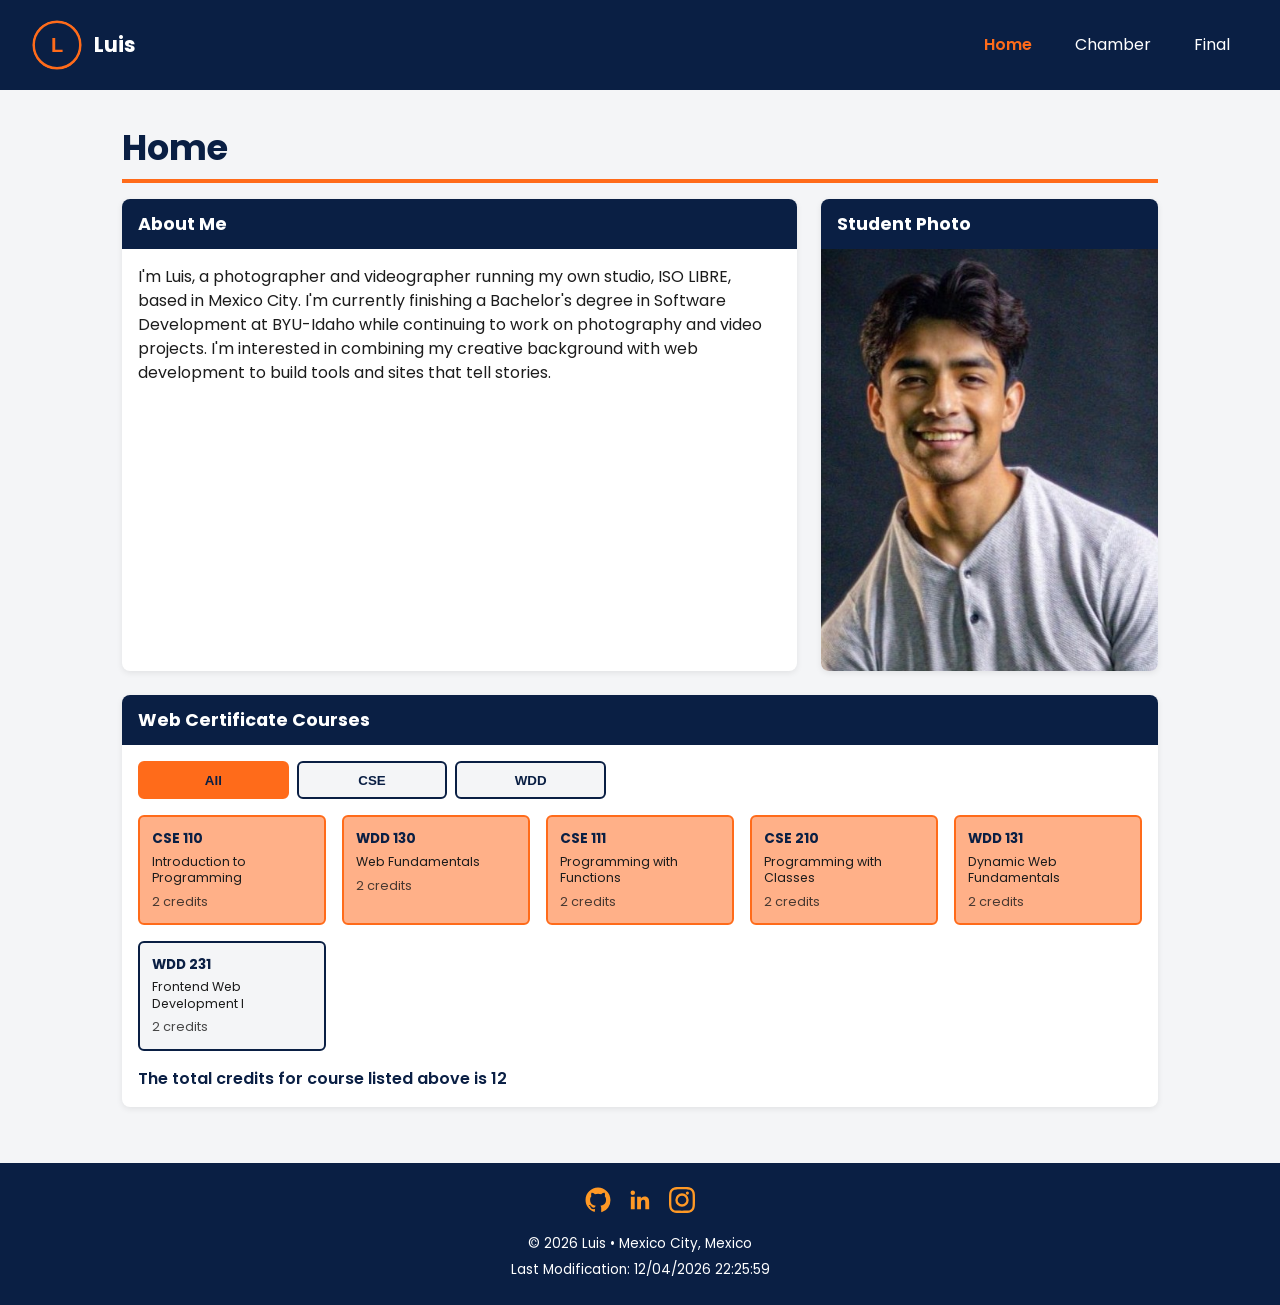
<file: index.html>
<!DOCTYPE html>
<html lang="en">
<head>
  <meta charset="UTF-8">
  <meta name="viewport" content="width=device-width, initial-scale=1.0">
  <title>Luis | WDD 231</title>
  <meta name="description" content="WDD 231 course home page for Luis, a Software Development student at BYU-Idaho.">
  <meta name="author" content="Luis Pardo">

  <!-- Google Fonts -->
  <link rel="preconnect" href="https://fonts.googleapis.com">
  <link rel="preconnect" href="https://fonts.gstatic.com" crossorigin>
  <link href="https://fonts.googleapis.com/css2?family=Poppins:wght@400;600;700&display=swap" rel="stylesheet">

  <!-- CSS: small.css first (mobile-first), larger.css second (media queries) -->
  <link rel="stylesheet" href="styles/small.css">
  <link rel="stylesheet" href="styles/larger.css">

  <!-- JS: all deferred, each file has a single responsibility -->
  <script src="scripts/navigation.js" defer></script>
  <script src="scripts/date.js" defer></script>
  <script src="scripts/course.js" defer></script>
</head>
<body>

  <header>
    <img src="images/logo.svg" alt="Luis logo" class="logo" width="50" height="50">
    <span class="site-name">Luis</span>
    <button id="hamburger" aria-label="Open navigation menu" aria-expanded="false">
      <span class="bar"></span>
      <span class="bar"></span>
      <span class="bar"></span>
    </button>
    <nav id="primary-nav">
      <ul>
        <li><a href="index.html" class="active">Home</a></li>
        <li><a href="chamber/directory.html">Chamber</a></li>
        <li><a href="final/index.html">Final</a></li>
      </ul>
    </nav>
  </header>

  <main>
    <h1>Home</h1>

    <section class="about-me">
      <h2>About Me</h2>
      <p>
        I'm Luis, a photographer and videographer running my own studio, ISO LIBRE,
        based in Mexico City. I'm currently finishing a Bachelor's degree in Software
        Development at BYU-Idaho while continuing to work on photography and video
        projects. I'm interested in combining my creative background with web
        development to build tools and sites that tell stories.
      </p>
    </section>

    <section class="student-photo">
      <h2>Student Photo</h2>
      <img src="images/student-photo.jpeg" alt="Photo of Luis" class="photo">
    </section>

    <section class="courses">
      <h2>Web Certificate Courses</h2>
      <div class="course-buttons">
        <button data-filter="all" class="filter-btn active">All</button>
        <button data-filter="CSE" class="filter-btn">CSE</button>
        <button data-filter="WDD" class="filter-btn">WDD</button>
      </div>
      <div class="course-cards" id="courseCards">
        <!-- Course cards are generated dynamically by course.js -->
      </div>
      <p class="total-credits">The total credits for course listed above is <span id="totalCredits">0</span></p>
    </section>
  </main>

  <footer>
    <div class="social-links">
      <a href="https://github.com/JavPar12" target="_blank" aria-label="GitHub">
        <img src="images/github.svg" alt="GitHub" width="28" height="28">
      </a>
      <a href="https://www.linkedin.com/in/luis-javier-pardo/" target="_blank" aria-label="LinkedIn">
        <img src="images/linkedin.svg" alt="LinkedIn" width="28" height="28">
      </a>
      <a href="https://instagram.com/ursoypardo" target="_blank" aria-label="Instagram">
        <img src="images/instagram.svg" alt="Instagram" width="28" height="28">
      </a>
    </div>
    <p>&copy; <span id="currentYear"></span> Luis &bull; Mexico City, Mexico</p>
    <p id="lastModified"></p>
  </footer>

</body>
</html>
</file>
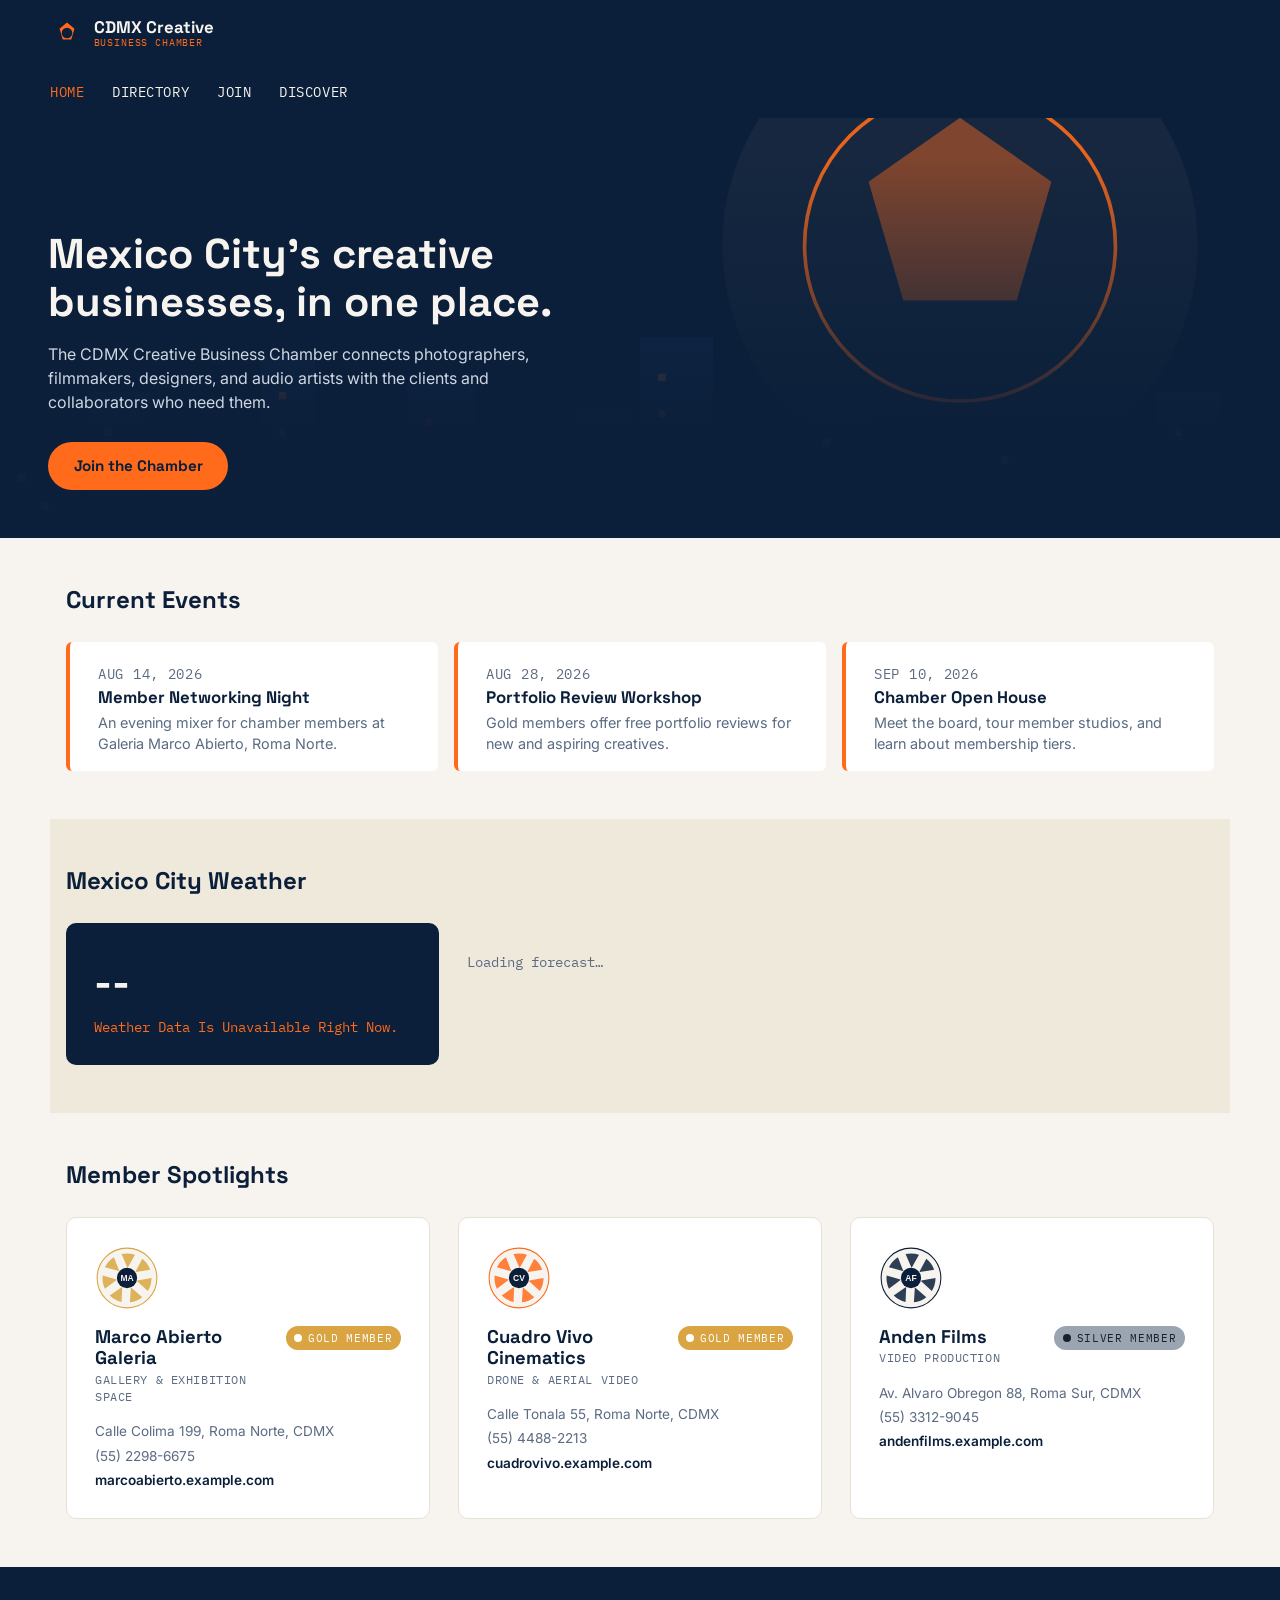
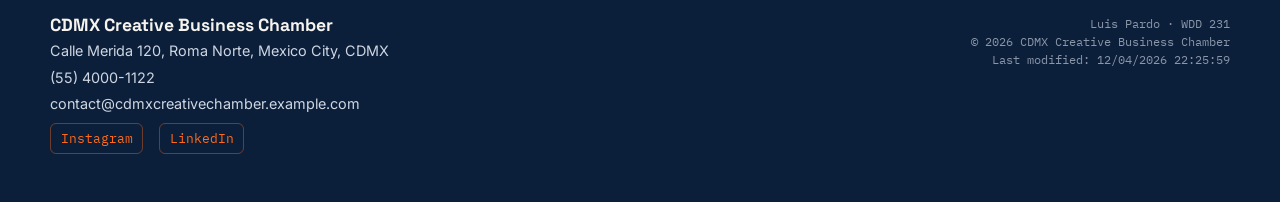
<file: chamber/index.html>
<!DOCTYPE html>
<html lang="en">
<head>
  <meta charset="UTF-8">
  <meta name="viewport" content="width=device-width, initial-scale=1.0">

  <title>Home | CDMX Creative Business Chamber</title>
  <meta name="description" content="Home page of the CDMX Creative Business Chamber: current events, local weather, and spotlighted member businesses in Mexico City.">
  <meta name="author" content="Luis Pardo">

  <!-- Favicon -->
  <link rel="icon" type="image/svg+xml" href="images/favicon.svg">

  <!-- Facebook / Open Graph sharing metadata -->
  <meta property="og:title" content="CDMX Creative Business Chamber">
  <meta property="og:description" content="A community of photographers, filmmakers, designers, and audio artists based in Mexico City.">
  <meta property="og:image" content="https://javpar12.github.io/wdd231/chamber/images/og-banner.png">
  <meta property="og:url" content="https://javpar12.github.io/wdd231/chamber/index.html">
  <meta property="og:type" content="website">

  <!-- Fonts: Space Grotesk (display), Inter (body), IBM Plex Mono (data/labels) -->
  <link rel="preconnect" href="https://fonts.googleapis.com">
  <link rel="preconnect" href="https://fonts.gstatic.com" crossorigin>
  <link href="https://fonts.googleapis.com/css2?family=Space+Grotesk:wght@500;700&family=Inter:wght@400;500;600&family=IBM+Plex+Mono:wght@400;500&display=swap" rel="stylesheet">

  <!-- Stylesheets: normalize first, then mobile-first base, then larger-viewport enhancements -->
  <link rel="stylesheet" href="css/normalize.css">
  <link rel="stylesheet" href="css/small.css">
  <link rel="stylesheet" href="css/larger.css">

  <script src="js/navigation.js" defer></script>
  <script src="js/date.js" defer></script>
  <script src="js/weather.js" defer></script>
  <script src="js/spotlights.js" defer></script>
</head>
<body>

  <header class="site-header">
    <div class="header-bar">
      <a href="index.html" class="brand">
        <img src="images/favicon.svg" alt="" class="brand__mark" width="34" height="34">
        <span class="brand__text">CDMX Creative<span>Business Chamber</span></span>
      </a>
      <button id="nav-toggle" class="nav-toggle" aria-expanded="false" aria-controls="primary-nav">
        Menu
      </button>
    </div>
    <nav id="primary-nav" class="primary-nav" aria-label="Primary">
      <ul>
        <li><a href="index.html" aria-current="page">Home</a></li>
        <li><a href="directory.html">Directory</a></li>
        <li><a href="join.html">Join</a></li>
        <li><a href="discover.html">Discover</a></li>
      </ul>
    </nav>
  </header>

  <main>
    <!-- Hero -->
    <section class="home-hero">
      <img src="images/hero-banner.svg" alt="Illustration of the Mexico City skyline with a camera aperture motif" class="home-hero__image">
      <div class="home-hero__overlay">
        <h1>Mexico City's creative businesses, in one place.</h1>
        <p>The CDMX Creative Business Chamber connects photographers, filmmakers, designers, and audio artists with the clients and collaborators who need them.</p>
        <a href="join.html" class="cta-button">Join the Chamber</a>
      </div>
    </section>

    <!-- Current events -->
    <section class="home-section">
      <h2>Current Events</h2>
      <div class="events-list">
        <article class="event-card">
          <p class="event-card__date">Aug 14, 2026</p>
          <h3>Member Networking Night</h3>
          <p>An evening mixer for chamber members at Galeria Marco Abierto, Roma Norte.</p>
        </article>
        <article class="event-card">
          <p class="event-card__date">Aug 28, 2026</p>
          <h3>Portfolio Review Workshop</h3>
          <p>Gold members offer free portfolio reviews for new and aspiring creatives.</p>
        </article>
        <article class="event-card">
          <p class="event-card__date">Sep 10, 2026</p>
          <h3>Chamber Open House</h3>
          <p>Meet the board, tour member studios, and learn about membership tiers.</p>
        </article>
      </div>
    </section>

    <!-- Weather -->
    <section class="home-section home-section--alt">
      <h2>Mexico City Weather</h2>
      <div class="weather-wrapper">
        <div class="weather-current">
          <p id="current-temp" class="weather-current__temp">--</p>
          <p id="current-desc" class="weather-current__desc">Loading weather…</p>
        </div>
        <div id="forecast-cards" class="weather-forecast">
          <p class="state-message">Loading forecast…</p>
        </div>
      </div>
    </section>

    <!-- Member spotlights -->
    <section class="home-section">
      <h2>Member Spotlights</h2>
      <div id="spotlights-grid" class="spotlights-grid">
        <p class="state-message">Loading spotlights…</p>
      </div>
    </section>
  </main>

  <footer class="site-footer">
    <div class="footer-inner">
      <div class="footer-contact">
        <h2>CDMX Creative Business Chamber</h2>
        <p>Calle Merida 120, Roma Norte, Mexico City, CDMX</p>
        <p>(55) 4000-1122</p>
        <p><a href="mailto:contact@cdmxcreativechamber.example.com">contact@cdmxcreativechamber.example.com</a></p>
        <div class="social-links">
          <a href="https://instagram.com" target="_blank" rel="noopener">Instagram</a>
          <a href="https://linkedin.com" target="_blank" rel="noopener">LinkedIn</a>
        </div>
      </div>
      <div class="footer-meta">
        <p>Luis Pardo &middot; WDD 231</p>
        <p>&copy; <span id="current-year"></span> CDMX Creative Business Chamber</p>
        <p>Last modified: <span id="last-modified"></span></p>
      </div>
    </div>
  </footer>

</body>
</html>
</file>
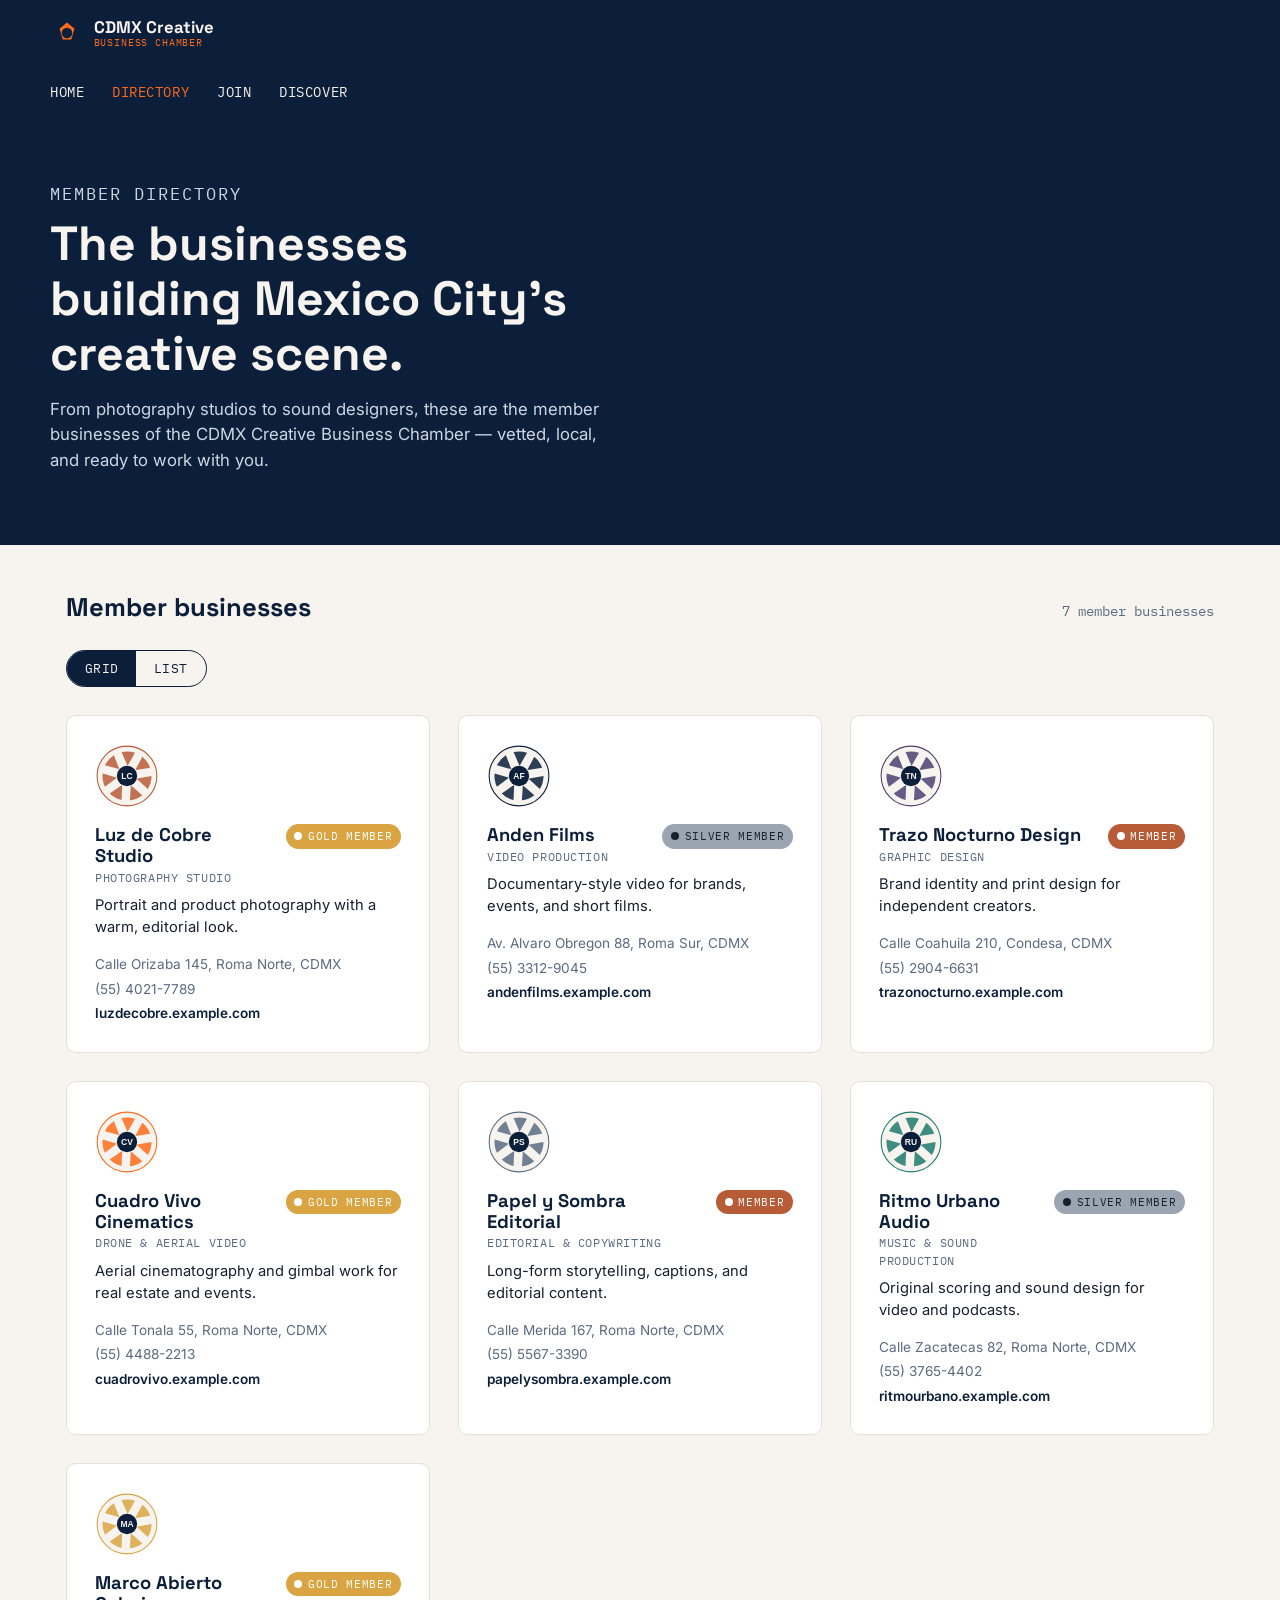
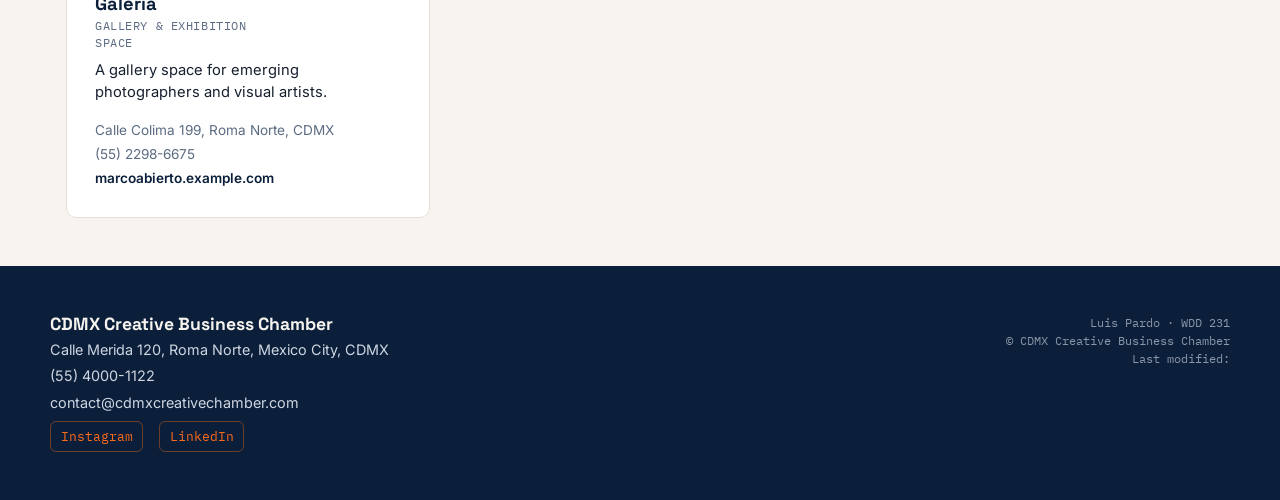
<file: chamber/directory.html>
<!DOCTYPE html>
<html lang="en">
<head>
  <meta charset="UTF-8">
  <meta name="viewport" content="width=device-width, initial-scale=1.0">

  <title>Member Directory | CDMX Creative Business Chamber</title>
  <meta name="description" content="Browse member businesses of the CDMX Creative Business Chamber, a community of photographers, filmmakers, designers, and audio artists based in Mexico City.">
  <meta name="author" content="Luis Pardo">

  <!-- Favicon -->
  <link rel="icon" type="image/svg+xml" href="images/favicon.svg">

  <!-- Facebook / Open Graph sharing metadata -->
  <meta property="og:title" content="Member Directory | CDMX Creative Business Chamber">
  <meta property="og:description" content="A community of photographers, filmmakers, designers, and audio artists based in Mexico City.">
  <meta property="og:image" content="https://javpar12.github.io/wdd231/chamber/images/og-banner.png">
  <meta property="og:url" content="https://javpar12.github.io/wdd231/chamber/directory.html">
  <meta property="og:type" content="website">

  <!-- Fonts: Space Grotesk (display), Inter (body), IBM Plex Mono (data/labels) -->
  <link rel="preconnect" href="https://fonts.googleapis.com">
  <link rel="preconnect" href="https://fonts.gstatic.com" crossorigin>
  <link href="https://fonts.googleapis.com/css2?family=Space+Grotesk:wght@500;700&family=Inter:wght@400;500;600&family=IBM+Plex+Mono:wght@400;500&display=swap" rel="stylesheet">

  <!-- Stylesheets: normalize first, then mobile-first base, then larger-viewport enhancements -->
  <link rel="stylesheet" href="css/normalize.css">
  <link rel="stylesheet" href="css/small.css">
  <link rel="stylesheet" href="css/larger.css">

  <script src="js/directory.js" defer></script>
</head>
<body>

  <header class="site-header">
    <div class="header-bar">
      <a href="index.html" class="brand">
        <img src="images/favicon.svg" alt="" class="brand__mark" width="34" height="34">
        <span class="brand__text">CDMX Creative<span>Business Chamber</span></span>
      </a>
      <button id="nav-toggle" class="nav-toggle" aria-expanded="false" aria-controls="primary-nav">
        Menu
      </button>
    </div>
    <nav id="primary-nav" class="primary-nav" aria-label="Primary">
      <ul>
        <li><a href="index.html">Home</a></li>
        <li><a href="directory.html" aria-current="page">Directory</a></li>
        <li><a href="join.html">Join</a></li>
        <li><a href="discover.html">Discover</a></li>
      </ul>
    </nav>
  </header>

  <main>
    <section class="hero">
      <div class="hero-inner">
        <p class="hero-eyebrow">Member Directory</p>
        <h1>The businesses building Mexico City's creative scene.</h1>
        <p>From photography studios to sound designers, these are the member businesses of the CDMX Creative Business Chamber — vetted, local, and ready to work with you.</p>
      </div>
    </section>

    <section class="directory-section">
      <div class="directory-heading">
        <h2>Member businesses</h2>
        <p id="member-count" class="member-count" aria-live="polite">Loading…</p>
      </div>

      <div class="view-toggle" role="group" aria-label="Directory layout">
        <button id="view-grid" type="button" aria-pressed="true">Grid</button>
        <button id="view-list" type="button" aria-pressed="false">List</button>
      </div>

      <div id="member-list" aria-live="polite">
        <p class="state-message">Loading member directory…</p>
      </div>
    </section>
  </main>

  <footer class="site-footer">
    <div class="footer-inner">
      <div class="footer-contact">
        <h2>CDMX Creative Business Chamber</h2>
        <p>Calle Merida 120, Roma Norte, Mexico City, CDMX</p>
        <p>(55) 4000-1122</p>
        <p><a href="mailto:contact@cdmxcreativechamber.com">contact@cdmxcreativechamber.com</a></p>
        <div class="social-links">
          <a href="https://instagram.com/ursoypardo" target="_blank" rel="noopener">Instagram</a>
          <a href="https://www.linkedin.com/in/luis-javier-pardo/" target="_blank" rel="noopener">LinkedIn</a>
        </div>
      </div>
      <div class="footer-meta">
        <p>Luis Pardo &middot; WDD 231</p>
        <p>&copy; <span id="current-year"></span> CDMX Creative Business Chamber</p>
        <p>Last modified: <span id="last-modified"></span></p>
      </div>
    </div>
  </footer>

</body>
</html>
</file>
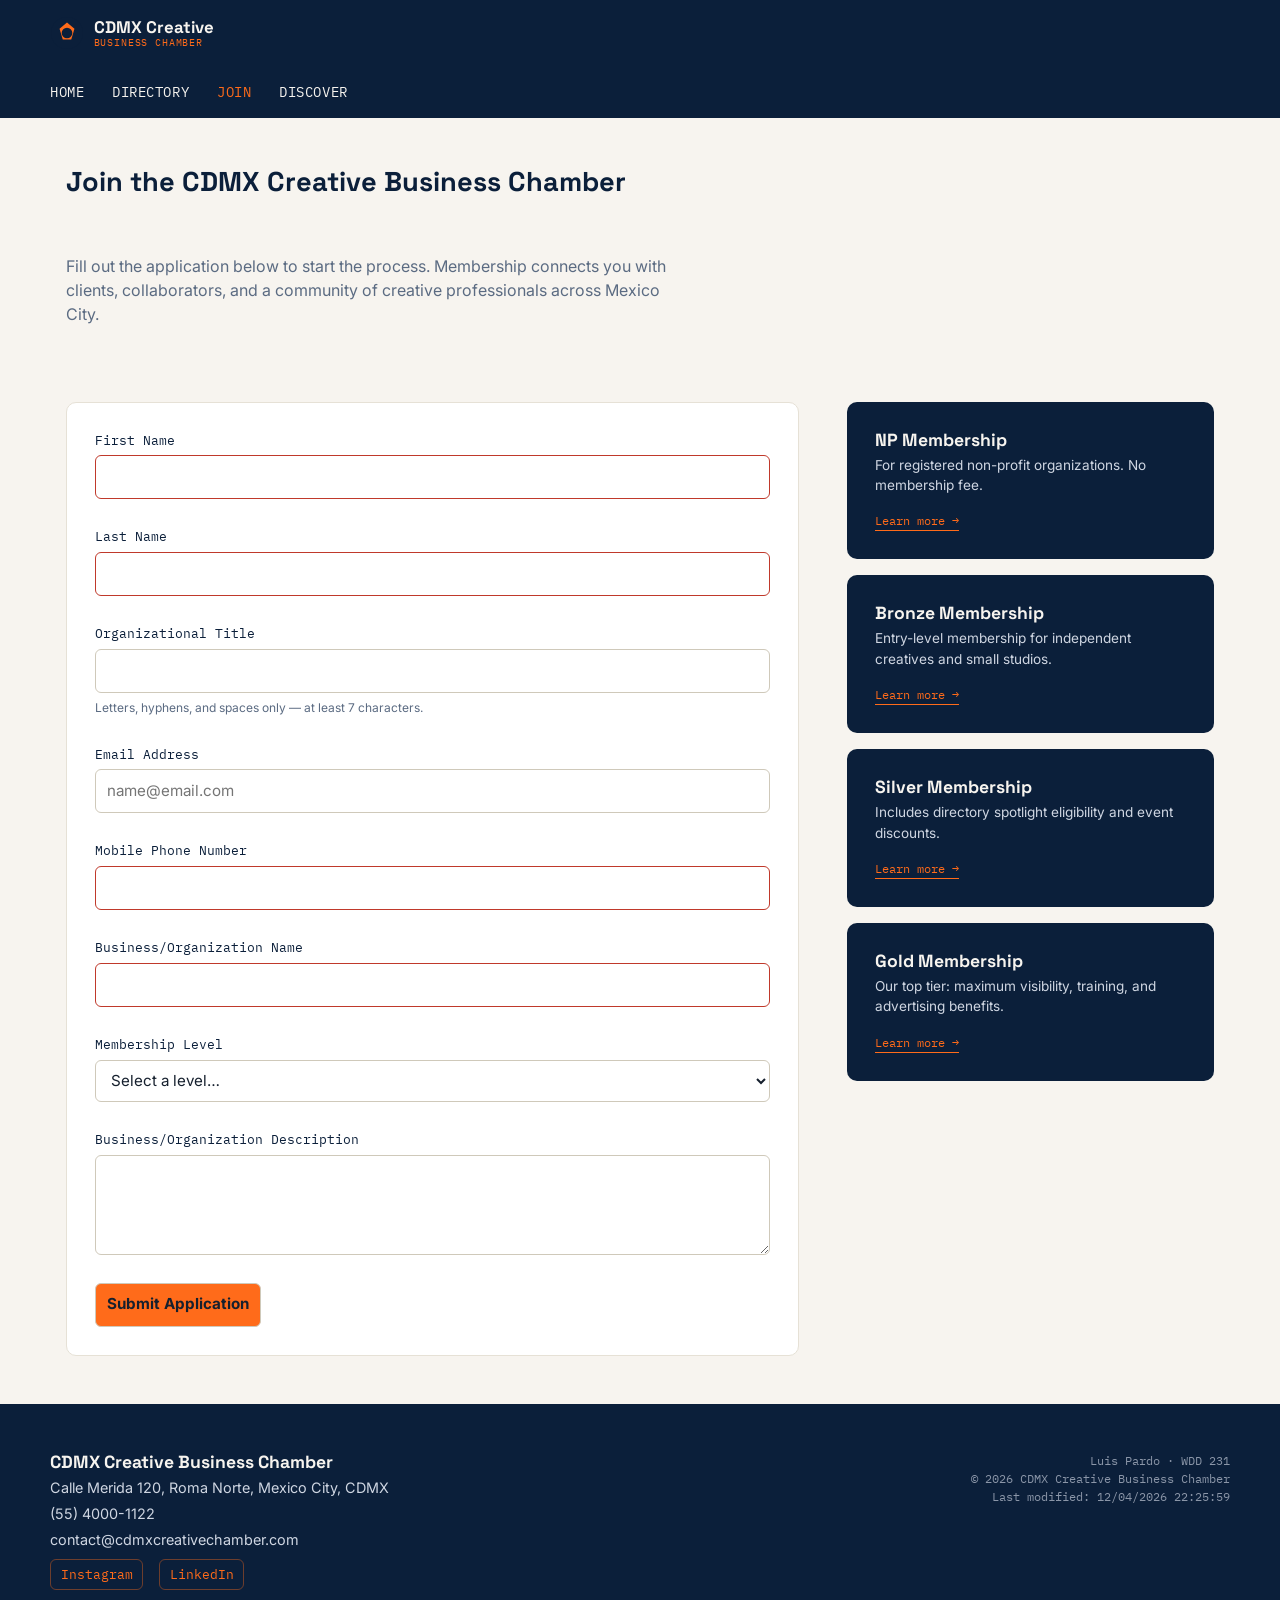
<file: chamber/join.html>
<!DOCTYPE html>
<html lang="en">
<head>
  <meta charset="UTF-8">
  <meta name="viewport" content="width=device-width, initial-scale=1.0">

  <title>Join | CDMX Creative Business Chamber</title>
  <meta name="description" content="Apply to join the CDMX Creative Business Chamber and choose the membership level that fits your creative business.">
  <meta name="author" content="Luis Pardo">

  <!-- Favicon -->
  <link rel="icon" type="image/svg+xml" href="images/favicon.svg">

  <!-- Facebook / Open Graph sharing metadata -->
  <meta property="og:title" content="Join | CDMX Creative Business Chamber">
  <meta property="og:description" content="Apply to join a community of photographers, filmmakers, designers, and audio artists in Mexico City.">
  <meta property="og:image" content="https://javpar12.github.io/wdd231/chamber/images/og-banner.png">
  <meta property="og:url" content="https://javpar12.github.io/wdd231/chamber/join.html">
  <meta property="og:type" content="website">

  <!-- Fonts: Space Grotesk (display), Inter (body), IBM Plex Mono (data/labels) -->
  <link rel="preconnect" href="https://fonts.googleapis.com">
  <link rel="preconnect" href="https://fonts.gstatic.com" crossorigin>
  <link href="https://fonts.googleapis.com/css2?family=Space+Grotesk:wght@500;700&family=Inter:wght@400;500;600&family=IBM+Plex+Mono:wght@400;500&display=swap" rel="stylesheet">

  <!-- Stylesheets: normalize first, then mobile-first base, then larger-viewport enhancements -->
  <link rel="stylesheet" href="css/normalize.css">
  <link rel="stylesheet" href="css/small.css">
  <link rel="stylesheet" href="css/larger.css">

  <script src="js/navigation.js" defer></script>
  <script src="js/date.js" defer></script>
  <script src="js/join.js" defer></script>
</head>
<body>

  <header class="site-header">
    <div class="header-bar">
      <a href="index.html" class="brand">
        <img src="images/favicon.svg" alt="" class="brand__mark" width="34" height="34">
        <span class="brand__text">CDMX Creative<span>Business Chamber</span></span>
      </a>
      <button id="nav-toggle" class="nav-toggle" aria-expanded="false" aria-controls="primary-nav">
        Menu
      </button>
    </div>
    <nav id="primary-nav" class="primary-nav" aria-label="Primary">
      <ul>
        <li><a href="index.html">Home</a></li>
        <li><a href="directory.html">Directory</a></li>
        <li><a href="join.html" aria-current="page">Join</a></li>
        <li><a href="discover.html">Discover</a></li>
      </ul>
    </nav>
  </header>

  <main>
    <div class="join-layout">
      <h1>Join the CDMX Creative Business Chamber</h1>
      <p class="join-intro">Fill out the application below to start the process. Membership connects you with clients, collaborators, and a community of creative professionals across Mexico City.</p>

      <!-- Membership application form -->
      <form class="join-form" method="get" action="thankyou.html">

        <label for="first-name">
          First Name
          <input
            type="text"
            id="first-name"
            name="firstName"
            title="Enter your first name"
            autocomplete="given-name"
            required
          >
        </label>

        <label for="last-name">
          Last Name
          <input
            type="text"
            id="last-name"
            name="lastName"
            title="Enter your last name"
            autocomplete="family-name"
            required
          >
        </label>

        <label for="org-title">
          Organizational Title
          <input
            type="text"
            id="org-title"
            name="orgTitle"
            title="Enter your job title within your organization"
            autocomplete="organization-title"
            pattern="[A-Za-z\-\s]{7,}"
          >
          <span class="field-hint">Letters, hyphens, and spaces only — at least 7 characters.</span>
        </label>

        <label for="email">
          Email Address
          <input
            type="email"
            id="email"
            name="email"
            title="Enter your email address"
            autocomplete="email"
            placeholder="name@email.com"
            required
          >
        </label>

        <label for="mobile-phone">
          Mobile Phone Number
          <input
            type="tel"
            id="mobile-phone"
            name="mobilePhone"
            title="Enter your mobile phone number"
            autocomplete="tel"
            required
          >
        </label>

        <label for="business-name">
          Business/Organization Name
          <input
            type="text"
            id="business-name"
            name="businessName"
            title="Enter your business or organization name"
            autocomplete="organization"
            required
          >
        </label>

        <label for="membership-level">
          Membership Level
          <select id="membership-level" name="membershipLevel" title="Select a membership level" required>
            <option value="">Select a level&hellip;</option>
            <option value="np">NP Membership (non-profit, no fee)</option>
            <option value="bronze">Bronze Membership</option>
            <option value="silver">Silver Membership</option>
            <option value="gold">Gold Membership</option>
          </select>
        </label>

        <label for="business-description">
          Business/Organization Description
          <textarea
            id="business-description"
            name="businessDescription"
            title="Briefly describe your business or organization"
          ></textarea>
        </label>

        <!-- Hidden timestamp: filled in by join.js when the page loads -->
        <input type="hidden" id="timestamp" name="timestamp">

        <input type="submit" value="Submit Application" class="submit-button">
      </form>

      <!-- Membership level cards -->
      <div class="membership-cards">
        <article class="membership-card">
          <h3>NP Membership</h3>
          <p>For registered non-profit organizations. No membership fee.</p>
          <a href="#" class="membership-card__link" data-modal-target="#modal-np">Learn more &rarr;</a>
        </article>

        <article class="membership-card">
          <h3>Bronze Membership</h3>
          <p>Entry-level membership for independent creatives and small studios.</p>
          <a href="#" class="membership-card__link" data-modal-target="#modal-bronze">Learn more &rarr;</a>
        </article>

        <article class="membership-card">
          <h3>Silver Membership</h3>
          <p>Includes directory spotlight eligibility and event discounts.</p>
          <a href="#" class="membership-card__link" data-modal-target="#modal-silver">Learn more &rarr;</a>
        </article>

        <article class="membership-card">
          <h3>Gold Membership</h3>
          <p>Our top tier: maximum visibility, training, and advertising benefits.</p>
          <a href="#" class="membership-card__link" data-modal-target="#modal-gold">Learn more &rarr;</a>
        </article>
      </div>
    </div>
  </main>

  <footer class="site-footer">
    <div class="footer-inner">
      <div class="footer-contact">
        <h2>CDMX Creative Business Chamber</h2>
        <p>Calle Merida 120, Roma Norte, Mexico City, CDMX</p>
        <p>(55) 4000-1122</p>
        <p><a href="mailto:contact@cdmxcreativechamber.com">contact@cdmxcreativechamber.com</a></p>
        <div class="social-links">
          <a href="https://instagram.com" target="_blank" rel="noopener">Instagram</a>
          <a href="https://linkedin.com" target="_blank" rel="noopener">LinkedIn</a>
        </div>
      </div>
      <div class="footer-meta">
        <p>Luis Pardo &middot; WDD 231</p>
        <p>&copy; <span id="current-year"></span> CDMX Creative Business Chamber</p>
        <p>Last modified: <span id="last-modified"></span></p>
      </div>
    </div>
  </footer>

  <!-- Benefit modals: one per membership level -->
  <dialog id="modal-np" class="benefit-modal">
    <h2>NP Membership</h2>
    <p>Free membership for registered non-profit organizations serving the creative community.</p>
    <ul>
      <li>Listing in the member directory</li>
      <li>Invitations to chamber networking events</li>
      <li>Access to the community discussion board</li>
    </ul>
    <button class="modal-close" type="button">Close</button>
  </dialog>

  <dialog id="modal-bronze" class="benefit-modal">
    <h2>Bronze Membership</h2>
    <p>An affordable starting point for independent creatives.</p>
    <ul>
      <li>Everything in NP Membership</li>
      <li>Directory listing with contact info and logo</li>
      <li>Discounted tickets to chamber workshops</li>
    </ul>
    <button class="modal-close" type="button">Close</button>
  </dialog>

  <dialog id="modal-silver" class="benefit-modal">
    <h2>Silver Membership</h2>
    <p>For growing studios ready for more visibility.</p>
    <ul>
      <li>Everything in Bronze Membership</li>
      <li>Eligibility for home page "Member Spotlight" rotation</li>
      <li>One free training workshop per year</li>
      <li>Priority booth placement at chamber events</li>
    </ul>
    <button class="modal-close" type="button">Close</button>
  </dialog>

  <dialog id="modal-gold" class="benefit-modal">
    <h2>Gold Membership</h2>
    <p>Our top tier, for businesses that want maximum exposure.</p>
    <ul>
      <li>Everything in Silver Membership</li>
      <li>Higher priority in the Member Spotlight rotation</li>
      <li>Featured placement in the chamber newsletter</li>
      <li>Unlimited training workshops</li>
      <li>Free booth at the annual Chamber Open House</li>
    </ul>
    <button class="modal-close" type="button">Close</button>
  </dialog>

</body>
</html>
</file>
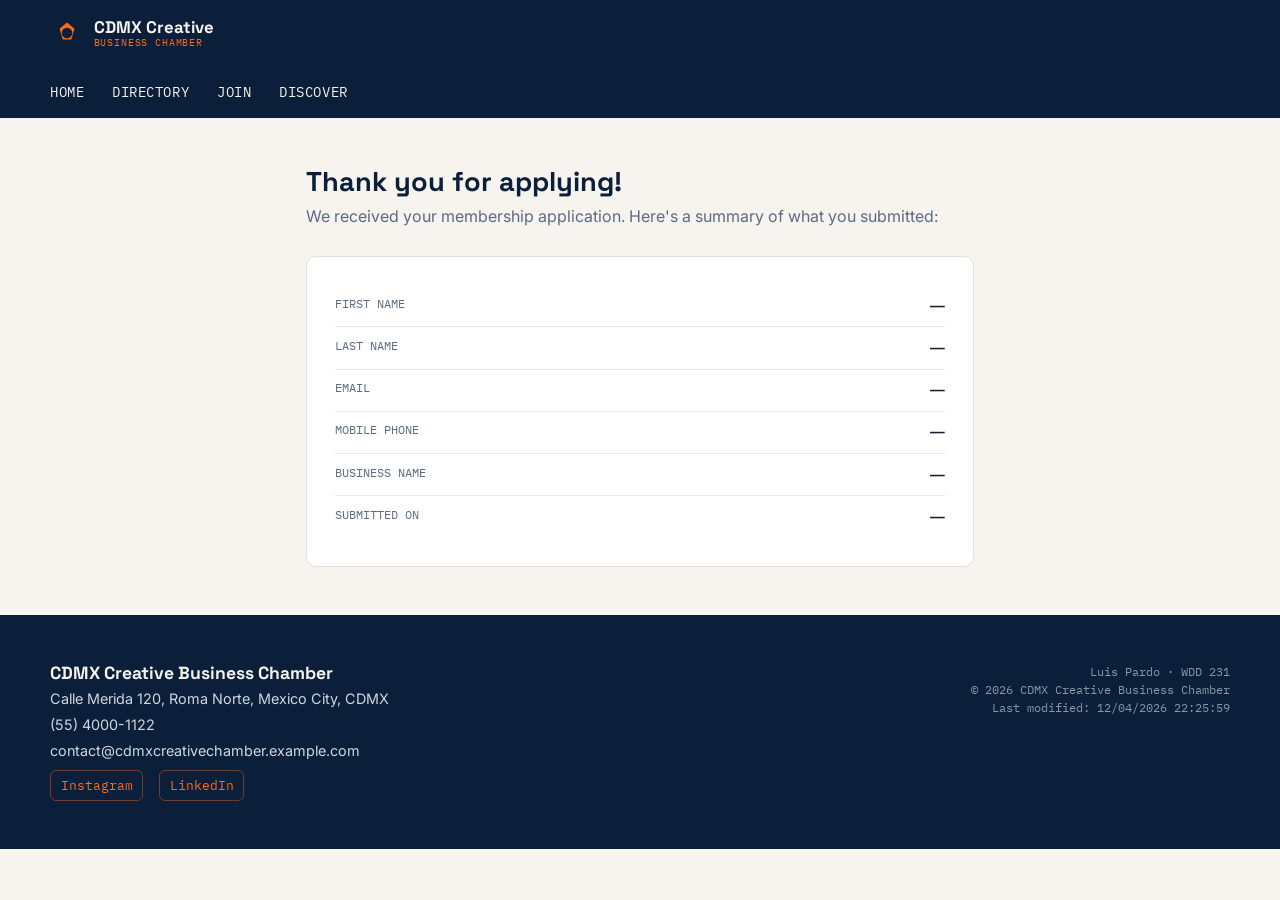
<file: chamber/thankyou.html>
<!DOCTYPE html>
<html lang="en">
<head>
  <meta charset="UTF-8">
  <meta name="viewport" content="width=device-width, initial-scale=1.0">

  <title>Thank You | CDMX Creative Business Chamber</title>
  <meta name="description" content="Confirmation page after submitting a membership application to the CDMX Creative Business Chamber.">
  <meta name="author" content="Luis Pardo">

  <!-- Favicon -->
  <link rel="icon" type="image/svg+xml" href="images/favicon.svg">

  <!-- Facebook / Open Graph sharing metadata -->
  <meta property="og:title" content="Thank You | CDMX Creative Business Chamber">
  <meta property="og:description" content="Confirmation page for chamber membership applications.">
  <meta property="og:image" content="https://javpar12.github.io/wdd231/chamber/images/og-banner.png">
  <meta property="og:url" content="https://javpar12.github.io/wdd231/chamber/thankyou.html">
  <meta property="og:type" content="website">

  <!-- Fonts: Space Grotesk (display), Inter (body), IBM Plex Mono (data/labels) -->
  <link rel="preconnect" href="https://fonts.googleapis.com">
  <link rel="preconnect" href="https://fonts.gstatic.com" crossorigin>
  <link href="https://fonts.googleapis.com/css2?family=Space+Grotesk:wght@500;700&family=Inter:wght@400;500;600&family=IBM+Plex+Mono:wght@400;500&display=swap" rel="stylesheet">

  <!-- Stylesheets: normalize first, then mobile-first base, then larger-viewport enhancements -->
  <link rel="stylesheet" href="css/normalize.css">
  <link rel="stylesheet" href="css/small.css">
  <link rel="stylesheet" href="css/larger.css">

  <script src="js/navigation.js" defer></script>
  <script src="js/date.js" defer></script>
  <script src="js/thankyou.js" defer></script>
</head>
<body>

  <header class="site-header">
    <div class="header-bar">
      <a href="index.html" class="brand">
        <img src="images/favicon.svg" alt="" class="brand__mark" width="34" height="34">
        <span class="brand__text">CDMX Creative<span>Business Chamber</span></span>
      </a>
      <button id="nav-toggle" class="nav-toggle" aria-expanded="false" aria-controls="primary-nav">
        Menu
      </button>
    </div>
    <nav id="primary-nav" class="primary-nav" aria-label="Primary">
      <ul>
        <li><a href="index.html">Home</a></li>
        <li><a href="directory.html">Directory</a></li>
        <li><a href="join.html">Join</a></li>
        <li><a href="discover.html">Discover</a></li>
      </ul>
    </nav>
  </header>

  <main>
    <section class="thankyou-section">
      <h1>Thank you for applying!</h1>
      <p>We received your membership application. Here's a summary of what you submitted:</p>

      <div class="summary-card">
        <div class="summary-row">
          <span class="summary-row__label">First Name</span>
          <span id="summary-first-name" class="summary-row__value"></span>
        </div>
        <div class="summary-row">
          <span class="summary-row__label">Last Name</span>
          <span id="summary-last-name" class="summary-row__value"></span>
        </div>
        <div class="summary-row">
          <span class="summary-row__label">Email</span>
          <span id="summary-email" class="summary-row__value"></span>
        </div>
        <div class="summary-row">
          <span class="summary-row__label">Mobile Phone</span>
          <span id="summary-phone" class="summary-row__value"></span>
        </div>
        <div class="summary-row">
          <span class="summary-row__label">Business Name</span>
          <span id="summary-business" class="summary-row__value"></span>
        </div>
        <div class="summary-row">
          <span class="summary-row__label">Submitted On</span>
          <span id="summary-timestamp" class="summary-row__value"></span>
        </div>
      </div>
    </section>
  </main>

  <footer class="site-footer">
    <div class="footer-inner">
      <div class="footer-contact">
        <h2>CDMX Creative Business Chamber</h2>
        <p>Calle Merida 120, Roma Norte, Mexico City, CDMX</p>
        <p>(55) 4000-1122</p>
        <p><a href="mailto:contact@cdmxcreativechamber.example.com">contact@cdmxcreativechamber.example.com</a></p>
        <div class="social-links">
          <a href="https://instagram.com" target="_blank" rel="noopener">Instagram</a>
          <a href="https://linkedin.com" target="_blank" rel="noopener">LinkedIn</a>
        </div>
      </div>
      <div class="footer-meta">
        <p>Luis Pardo &middot; WDD 231</p>
        <p>&copy; <span id="current-year"></span> CDMX Creative Business Chamber</p>
        <p>Last modified: <span id="last-modified"></span></p>
      </div>
    </div>
  </footer>

</body>
</html>
</file>
<file: styles/small.css>
/* ===== Color and typography variables ===== */
:root {
  --navy: #0a1f44;
  --navy-light: #16305f;
  --orange: #ff6b1a;
  --orange-light: #ffb088;
  --bg: #f4f5f7;
  --text: #1c1c1c;
  --white: #ffffff;
  --font-main: "Poppins", sans-serif;

  /* Chamber directory: membership tier accents */
  --tier-gold: #d9a441;
  --tier-silver: #9aa5b1;
  --tier-member: #b85c38;
}

/* ===== Basic reset ===== */
* {
  box-sizing: border-box;
  margin: 0;
  padding: 0;
}

body {
  font-family: var(--font-main);
  color: var(--text);
  background-color: var(--bg);
  line-height: 1.5;
}

img {
  max-width: 100%;
  display: block;
}

a {
  text-decoration: none;
  color: inherit;
}

/* ===== Header ===== */
header {
  display: flex;
  align-items: center;
  flex-wrap: wrap;
  gap: 0.75rem;
  padding: 1rem;
  background-color: var(--navy);
  position: relative;
}

.logo {
  border-radius: 50%;
}

.site-name {
  color: var(--white);
  font-weight: 700;
  font-size: 1.3rem;
  margin-right: auto;
}

/* Hamburger button: only visible on small screens */
#hamburger {
  background: none;
  border: 2px solid var(--orange);
  border-radius: 4px;
  width: 42px;
  height: 38px;
  display: flex;
  flex-direction: column;
  justify-content: center;
  align-items: center;
  gap: 5px;
  cursor: pointer;
}

#hamburger .bar {
  width: 22px;
  height: 3px;
  background-color: var(--orange);
  border-radius: 2px;
}

/* ===== Navigation (collapsed by default on mobile) ===== */
nav {
  width: 100%;
  max-height: 0;
  overflow: hidden;
  transition: max-height 0.3s ease;
}

nav.open {
  max-height: 300px;
}

nav ul {
  list-style: none;
  display: flex;
  flex-direction: column;
}

nav ul li a {
  display: block;
  color: var(--white);
  padding: 0.85rem 1rem;
  border-top: 1px solid rgba(255, 255, 255, 0.1);
  transition: background-color 0.2s ease, color 0.2s ease;
}

nav ul li a:hover,
nav ul li a:focus {
  background-color: var(--orange);
  color: var(--navy);
}

nav ul li a.active {
  color: var(--orange);
  font-weight: 600;
}

/* ===== Main ===== */
main {
  padding: 1.25rem;
  max-width: 1100px;
  margin: 0 auto;
}

main h1 {
  color: var(--navy);
  font-size: 1.8rem;
  margin-bottom: 1rem;
  border-bottom: 4px solid var(--orange);
  display: inline-block;
  padding-bottom: 0.25rem;
}

section {
  background-color: var(--white);
  border-radius: 8px;
  margin-bottom: 1.5rem;
  overflow: hidden;
  box-shadow: 0 2px 6px rgba(0, 0, 0, 0.08);
}

section h2 {
  background-color: var(--navy);
  color: var(--white);
  padding: 0.75rem 1rem;
  font-size: 1.1rem;
}

.about-me p {
  padding: 1rem;
}

.student-photo .photo {
  width: 100%;
  max-height: 320px;
  object-fit: cover;
}

/* ===== Courses section ===== */
.course-buttons {
  display: flex;
  gap: 0.5rem;
  padding: 1rem;
  flex-wrap: wrap;
}

.filter-btn {
  flex: 1;
  min-width: 90px;
  padding: 0.6rem;
  background-color: var(--bg);
  border: 2px solid var(--navy);
  border-radius: 6px;
  color: var(--navy);
  font-weight: 600;
  cursor: pointer;
  transition: background-color 0.2s ease, color 0.2s ease;
}

.filter-btn:hover {
  background-color: var(--navy-light);
  color: var(--white);
}

.filter-btn.active {
  background-color: var(--orange);
  border-color: var(--orange);
  color: var(--navy);
}

/* 2-column grid from the smallest mobile size to avoid a single-column layout */
.course-cards {
  display: grid;
  grid-template-columns: repeat(2, 1fr);
  gap: 0.75rem;
  padding: 0 1rem 1rem;
}

.course-card {
  background-color: var(--bg);
  border: 2px solid var(--navy);
  border-radius: 6px;
  padding: 0.75rem;
  font-size: 0.85rem;
}

.course-card.completed {
  background-color: var(--orange-light);
  border-color: var(--orange);
}

.course-card .course-title {
  font-weight: 700;
  color: var(--navy);
  margin-bottom: 0.25rem;
}

.course-card .course-name {
  font-size: 0.78rem;
  margin-bottom: 0.35rem;
  line-height: 1.3;
}

.course-card .course-credits {
  font-size: 0.8rem;
  opacity: 0.8;
}

.total-credits {
  padding: 0 1rem 1rem;
  font-weight: 600;
  color: var(--navy);
}

/* ===== Footer ===== */
footer {
  background-color: var(--navy);
  color: var(--white);
  text-align: center;
  padding: 1.5rem 1rem;
}

.social-links {
  display: flex;
  justify-content: center;
  gap: 1rem;
  margin-bottom: 1rem;
}

.social-links img {
  filter: invert(63%) sepia(84%) saturate(1000%) hue-rotate(340deg);
  width: 26px;
  height: 26px;
  transition: transform 0.2s ease;
}

.social-links a:hover img {
  transform: scale(1.15);
}

footer p {
  font-size: 0.85rem;
  margin-top: 0.35rem;
}

/* =========================================================
   Chamber of Commerce directory page
   ========================================================= */

/* ----- Hero ----- */
.chamber-hero {
  background-color: var(--navy);
  color: var(--white);
  padding: 2rem 1.25rem 2.5rem;
}

.chamber-hero__eyebrow {
  color: var(--orange);
  font-weight: 600;
  font-size: 0.8rem;
  letter-spacing: 0.06em;
  text-transform: uppercase;
  margin-bottom: 0.5rem;
}

.chamber-hero h1 {
  color: var(--white);
  font-size: 1.7rem;
  border-bottom: none;
  padding-bottom: 0;
  max-width: 24ch;
}

.chamber-hero p {
  margin-top: 0.75rem;
  max-width: 48ch;
  color: #d7ddea;
  font-size: 0.95rem;
}

/* ----- Directory controls ----- */
.directory-section {
  max-width: 1100px;
  margin: 0 auto;
  padding: 1.5rem 1.25rem;
}

.directory-heading {
  display: flex;
  flex-wrap: wrap;
  align-items: baseline;
  justify-content: space-between;
  gap: 0.75rem;
  margin-bottom: 1rem;
}

.directory-heading h2 {
  color: var(--navy);
  font-size: 1.3rem;
}

.member-count {
  font-size: 0.85rem;
  color: var(--navy-light);
}

.view-toggle {
  display: inline-flex;
  border: 2px solid var(--navy);
  border-radius: 999px;
  overflow: hidden;
  margin-bottom: 1.25rem;
}

.view-toggle button {
  padding: 0.5rem 1.1rem;
  font-size: 0.8rem;
  font-weight: 600;
  color: var(--navy);
  background-color: var(--white);
  cursor: pointer;
}

.view-toggle button[aria-pressed="true"] {
  background-color: var(--orange);
  color: var(--navy);
}

/* ----- Member grid / list ----- */
#member-list {
  display: grid;
  grid-template-columns: 1fr;
  gap: 1.25rem;
}

#member-list.layout-list {
  grid-template-columns: 1fr;
}

.member-card {
  background-color: var(--white);
  border: 2px solid var(--navy);
  border-radius: 8px;
  padding: 1rem;
  display: flex;
  flex-direction: column;
  gap: 0.75rem;
  box-shadow: 0 2px 6px rgba(0, 0, 0, 0.08);
}

#member-list.layout-list .member-card {
  flex-direction: row;
  align-items: center;
}

.member-card__logo {
  width: 60px;
  height: 60px;
  flex-shrink: 0;
}

.member-card__body {
  flex: 1;
}

.member-card__top {
  display: flex;
  align-items: flex-start;
  justify-content: space-between;
  gap: 0.75rem;
}

.member-card h3 {
  color: var(--navy);
  font-size: 1.05rem;
}

.member-card__category {
  font-size: 0.72rem;
  font-weight: 600;
  letter-spacing: 0.04em;
  text-transform: uppercase;
  color: var(--navy-light);
  margin-top: 0.15rem;
}

.member-card__tagline {
  font-size: 0.88rem;
  margin-top: 0.4rem;
}

.member-card__meta {
  margin-top: 0.6rem;
  font-size: 0.82rem;
  color: var(--text);
  display: flex;
  flex-direction: column;
  gap: 0.2rem;
}

.member-card__meta a {
  color: var(--navy);
  font-weight: 600;
}

/* Membership tier badge */
.badge {
  display: inline-flex;
  align-items: center;
  gap: 0.3rem;
  font-size: 0.65rem;
  font-weight: 700;
  letter-spacing: 0.04em;
  text-transform: uppercase;
  padding: 0.25rem 0.55rem;
  border-radius: 999px;
  white-space: nowrap;
  color: var(--white);
}

.badge::before {
  content: "";
  width: 7px;
  height: 7px;
  border-radius: 50%;
  background-color: currentColor;
}

.badge--gold {
  background-color: var(--tier-gold);
}

.badge--silver {
  background-color: var(--tier-silver);
  color: var(--text);
}

.badge--member {
  background-color: var(--tier-member);
}

.state-message {
  font-size: 0.9rem;
  color: var(--navy-light);
  padding: 1rem 0;
}

/* ----- Chamber footer layout (contact / social / dev info) ----- */
.chamber-footer {
  display: flex;
  flex-direction: column;
  align-items: center;
  gap: 1.25rem;
  text-align: center;
}

.footer-contact p {
  font-size: 0.85rem;
  margin-top: 0.2rem;
}

.footer-dev p {
  font-size: 0.8rem;
  margin-top: 0.2rem;
  color: var(--orange-light);
}
</file>
<file: styles/larger.css>
/* ===== Styles for large screens (tablet/desktop) ===== */
@media screen and (min-width: 700px) {

  header {
    padding: 1.25rem 2rem;
  }

  #hamburger {
    display: none; /* No hamburger icon needed on large screens */
  }

  nav {
    width: auto;
    max-height: none;
    overflow: visible;
    margin-left: auto;
  }

  nav ul {
    flex-direction: row;
    gap: 0.5rem;
  }

  nav ul li a {
    border-top: none;
    border-radius: 6px;
    padding: 0.6rem 1.1rem;
  }

  main {
    padding: 2rem;
  }

  main h1 {
    font-size: 2.2rem;
  }

  /* About Me and Student Photo side by side, as shown in the desktop wireframe */
  main {
    display: grid;
    grid-template-columns: 2fr 1fr;
    grid-template-areas:
      "heading heading"
      "about photo"
      "courses courses";
    column-gap: 1.5rem;
  }

  main h1 { grid-area: heading; }
  .about-me { grid-area: about; }
  .student-photo { grid-area: photo; }
  .courses { grid-area: courses; }

  .student-photo .photo {
    height: 100%;
    max-height: none;
  }

  .course-cards {
    grid-template-columns: repeat(4, 1fr);
    gap: 1rem;
  }

  .course-buttons {
    max-width: 500px;
  }

  footer {
    display: flex;
    flex-direction: column;
    align-items: center;
  }
}

@media screen and (min-width: 1000px) {
  .course-cards {
    grid-template-columns: repeat(5, 1fr);
  }
}

/* ===== Chamber directory page ===== */
@media screen and (min-width: 700px) {
  .chamber-hero {
    padding: 3rem 2rem;
  }

  .chamber-hero h1 {
    font-size: 2.1rem;
  }

  .directory-section {
    padding: 2rem;
  }

  #member-list {
    grid-template-columns: repeat(2, 1fr);
  }

  #member-list.layout-list {
    grid-template-columns: 1fr;
  }

  .chamber-footer {
    flex-direction: row;
    justify-content: space-between;
    align-items: flex-start;
    text-align: left;
  }

  .footer-dev {
    text-align: right;
  }
}

@media screen and (min-width: 1000px) {
  #member-list {
    grid-template-columns: repeat(3, 1fr);
  }

  #member-list.layout-list {
    grid-template-columns: 1fr;
  }
}
</file>
<file: chamber/css/larger.css>
/*
  larger.css
  Enhancements applied at wider viewports (min-width: 640px and 960px).
  Keep small.css as the mobile-first source of truth; only override here.
*/

@media (min-width: 640px) {
  .header-bar {
    padding-bottom: var(--space-sm);
  }

  /* Nav becomes a horizontal bar and the toggle button is no longer needed */
  .nav-toggle {
    display: none;
  }

  .primary-nav ul {
    display: flex;
    flex-direction: row;
    gap: var(--space-md);
    border-top: none;
  }

  .primary-nav a {
    padding: var(--space-sm) 0;
    border-bottom: none;
  }

  #member-list {
    grid-template-columns: repeat(2, 1fr);
  }

  #member-list.layout-list {
    grid-template-columns: 1fr;
  }
}

@media (min-width: 960px) {
  .site-header,
  .hero,
  .site-footer {
    padding-left: var(--space-lg);
    padding-right: var(--space-lg);
  }

  #member-list {
    grid-template-columns: repeat(3, 1fr);
  }

  #member-list.layout-list {
    grid-template-columns: 1fr;
  }

  .member-card {
    padding: var(--space-md) var(--space-md) var(--space-md);
  }

  .footer-inner {
    flex-direction: row;
    justify-content: space-between;
  }

  .footer-meta {
    border-top: none;
    padding-top: 0;
    text-align: right;
  }

  /* ----- Home page: switch stacked mobile layouts to grids ----- */
  .home-hero__image {
    height: 420px;
  }

  .home-hero__overlay {
    position: absolute;
    bottom: 0;
    left: 0;
    right: 0;
    background: linear-gradient(0deg, rgba(11, 31, 58, 0.95) 30%, rgba(11, 31, 58, 0));
    padding: var(--space-xl) var(--space-lg) var(--space-lg);
  }

  .events-list {
    grid-template-columns: repeat(3, 1fr);
  }

  .weather-wrapper {
    grid-template-columns: 1fr 2fr;
    align-items: stretch;
  }

  .spotlights-grid {
    grid-template-columns: repeat(3, 1fr);
  }

  /* ----- Join page: form on the left, membership cards on the right ----- */
  .join-layout {
    grid-template-columns: 2fr 1fr;
    align-items: start;
  }
}
</file>
<file: chamber/css/small.css>
/*
  small.css
  Mobile-first base styles for the CDMX Creative Business Chamber.
  Loaded after normalize.css. Enhanced by larger.css at wider viewports.
  Author: Luis Pardo — WDD 231
*/

/* ---------- Design tokens ---------- */
:root {
  /* Brand colors */
  --navy: #0b1f3a;
  --navy-soft: #16273f;
  --orange: #ff6b1a;
  --cream: #f7f4ef;
  --ink: #16202e;
  --slate: #5b6b82;

  /* Membership tier accents (echo the aperture-ring logo marks) */
  --tier-gold: #d9a441;
  --tier-silver: #9aa5b1;
  --tier-member: #b85c38;

  /* Type */
  --font-display: "Space Grotesk", "Segoe UI", sans-serif;
  --font-body: "Inter", "Segoe UI", sans-serif;
  --font-mono: "IBM Plex Mono", "Courier New", monospace;

  /* Spacing scale */
  --space-xs: 0.5rem;
  --space-sm: 1rem;
  --space-md: 1.75rem;
  --space-lg: 3rem;
  --space-xl: 4.5rem;

  --radius: 10px;
  --max-width: 1180px;
}

/* ---------- Base ---------- */
body {
  font-family: var(--font-body);
  background-color: var(--cream);
  color: var(--ink);
}

h1,
h2,
h3 {
  font-family: var(--font-display);
  color: var(--navy);
  line-height: 1.15;
}

a:focus-visible,
button:focus-visible {
  outline: 3px solid var(--orange);
  outline-offset: 2px;
}

.visually-hidden {
  position: absolute;
  width: 1px;
  height: 1px;
  overflow: hidden;
  clip: rect(0 0 0 0);
  white-space: nowrap;
}

/* ---------- Header ---------- */
.site-header {
  background-color: var(--navy);
  color: var(--cream);
  padding: var(--space-sm) var(--space-sm) 0;
}

.header-bar {
  display: flex;
  align-items: center;
  justify-content: space-between;
  max-width: var(--max-width);
  margin: 0 auto;
  padding-bottom: var(--space-sm);
}

.brand {
  display: flex;
  align-items: center;
  gap: 0.6rem;
}

.brand__mark {
  width: 34px;
  height: 34px;
}

.brand__text {
  font-family: var(--font-display);
  font-size: 1.05rem;
  font-weight: 700;
  color: var(--cream);
  line-height: 1.1;
}

.brand__text span {
  display: block;
  font-family: var(--font-mono);
  font-size: 0.65rem;
  font-weight: 400;
  color: var(--orange);
  letter-spacing: 0.08em;
  text-transform: uppercase;
}

/* Mobile nav toggle button (hidden nav expands beneath the header bar) */
.nav-toggle {
  display: block;
  background: transparent;
  color: var(--cream);
  border: 1px solid rgba(247, 244, 239, 0.35);
  border-radius: 6px;
  padding: 0.4rem 0.7rem;
  font-size: 0.85rem;
}

.primary-nav {
  max-width: var(--max-width);
  margin: 0 auto;
}

.primary-nav ul {
  display: none;
  flex-direction: column;
  border-top: 1px solid rgba(247, 244, 239, 0.15);
}

.primary-nav.is-open ul {
  display: flex;
}

.primary-nav a {
  display: block;
  padding: var(--space-sm) 0.2rem;
  font-family: var(--font-mono);
  font-size: 0.85rem;
  letter-spacing: 0.04em;
  text-transform: uppercase;
  color: var(--cream);
  border-bottom: 1px solid rgba(247, 244, 239, 0.1);
}

.primary-nav a[aria-current="page"] {
  color: var(--orange);
}

/* ---------- Hero ---------- */
.hero {
  background-color: var(--navy);
  color: var(--cream);
  padding: var(--space-lg) var(--space-sm) var(--space-xl);
}

.hero-inner {
  max-width: var(--max-width);
  margin: 0 auto;
}

.hero-eyebrow {
  font-family: var(--font-mono);
  font-size: 0.75rem;
  letter-spacing: 0.12em;
  text-transform: uppercase;
  color: var(--orange);
  margin-bottom: var(--space-xs);
}

.hero h1 {
  color: var(--cream);
  font-size: clamp(1.9rem, 6vw, 3rem);
  max-width: 18ch;
}

.hero p {
  margin-top: var(--space-sm);
  max-width: 52ch;
  color: #cfd6e2;
  font-size: 1.05rem;
}

/* ---------- Directory controls ---------- */
.directory-section {
  max-width: var(--max-width);
  margin: 0 auto;
  padding: var(--space-lg) var(--space-sm);
}

.directory-heading {
  display: flex;
  flex-wrap: wrap;
  align-items: baseline;
  justify-content: space-between;
  gap: var(--space-sm);
  margin-bottom: var(--space-md);
}

.directory-heading h2 {
  font-size: 1.6rem;
}

.member-count {
  font-family: var(--font-mono);
  font-size: 0.85rem;
  color: var(--slate);
}

.view-toggle {
  display: inline-flex;
  border: 1px solid var(--navy);
  border-radius: 999px;
  overflow: hidden;
  margin-bottom: var(--space-md);
}

.view-toggle button {
  padding: 0.5rem 1.1rem;
  font-family: var(--font-mono);
  font-size: 0.8rem;
  letter-spacing: 0.04em;
  text-transform: uppercase;
  color: var(--navy);
  background-color: transparent;
}

.view-toggle button[aria-pressed="true"] {
  background-color: var(--navy);
  color: var(--cream);
}

/* ---------- Member list/grid ---------- */
#member-list {
  display: grid;
  grid-template-columns: 1fr;
  gap: var(--space-md);
}

#member-list.layout-list {
  grid-template-columns: 1fr;
}

.member-card {
  background-color: #fff;
  border: 1px solid #e6e1d6;
  border-radius: var(--radius);
  padding: var(--space-md);
  display: flex;
  flex-direction: column;
  gap: var(--space-sm);
}

#member-list.layout-list .member-card {
  flex-direction: row;
  align-items: center;
}

.member-card__logo {
  width: 64px;
  height: 64px;
  flex-shrink: 0;
}

.member-card__body {
  flex: 1;
}

.member-card__top {
  display: flex;
  align-items: flex-start;
  justify-content: space-between;
  gap: var(--space-sm);
}

.member-card h3 {
  font-size: 1.15rem;
}

.member-card__category {
  font-family: var(--font-mono);
  font-size: 0.72rem;
  letter-spacing: 0.05em;
  text-transform: uppercase;
  color: var(--slate);
  margin-top: 0.15rem;
}

.member-card__tagline {
  color: var(--ink);
  font-size: 0.92rem;
  margin-top: var(--space-xs);
}

.member-card__meta {
  margin-top: var(--space-sm);
  font-size: 0.85rem;
  color: var(--slate);
  display: flex;
  flex-direction: column;
  gap: 0.25rem;
}

.member-card__meta a {
  color: var(--navy);
  font-weight: 600;
}

/* Membership tier badge — echoes the aperture-ring logo motif */
.badge {
  display: inline-flex;
  align-items: center;
  gap: 0.35rem;
  font-family: var(--font-mono);
  font-size: 0.68rem;
  letter-spacing: 0.06em;
  text-transform: uppercase;
  padding: 0.25rem 0.55rem;
  border-radius: 999px;
  white-space: nowrap;
  color: #fff;
}

.badge::before {
  content: "";
  width: 8px;
  height: 8px;
  border-radius: 50%;
  background-color: currentColor;
}

.badge--gold {
  background-color: var(--tier-gold);
}

.badge--silver {
  background-color: var(--tier-silver);
  color: var(--ink);
}

.badge--member {
  background-color: var(--tier-member);
}

/* ---------- Loading / error states ---------- */
.state-message {
  font-family: var(--font-mono);
  font-size: 0.9rem;
  color: var(--slate);
  padding: var(--space-md) 0;
}

/* ---------- Footer ---------- */
.site-footer {
  background-color: var(--navy);
  color: #cfd6e2;
  padding: var(--space-lg) var(--space-sm);
}

.footer-inner {
  max-width: var(--max-width);
  margin: 0 auto;
  display: flex;
  flex-direction: column;
  gap: var(--space-md);
}

.footer-inner h2 {
  color: var(--cream);
  font-size: 1.1rem;
}

.footer-contact p {
  font-size: 0.9rem;
  margin-top: 0.3rem;
}

.footer-meta {
  font-family: var(--font-mono);
  font-size: 0.75rem;
  color: #8b96a8;
  border-top: 1px solid rgba(247, 244, 239, 0.15);
  padding-top: var(--space-sm);
}

.social-links {
  display: flex;
  gap: var(--space-sm);
  margin-top: var(--space-xs);
}

.social-links a {
  font-family: var(--font-mono);
  font-size: 0.8rem;
  color: var(--orange);
  border: 1px solid rgba(255, 107, 26, 0.4);
  border-radius: 6px;
  padding: 0.3rem 0.6rem;
}

/* =========================================================
   Home page (index.html)
   ========================================================= */

/* ----- Hero ----- */
.home-hero {
  position: relative;
  color: var(--cream);
}

.home-hero__image {
  width: 100%;
  height: 260px;
  object-fit: cover;
  display: block;
}

.home-hero__overlay {
  background-color: var(--navy);
  padding: var(--space-md) var(--space-sm) var(--space-lg);
}

.home-hero__overlay h1 {
  color: var(--cream);
  font-size: clamp(1.7rem, 6vw, 2.6rem);
  max-width: 22ch;
}

.home-hero__overlay p {
  margin-top: var(--space-sm);
  max-width: 50ch;
  color: #cfd6e2;
  font-size: 1rem;
}

/* Call to action button */
.cta-button {
  display: inline-block;
  margin-top: var(--space-md);
  padding: 0.8rem 1.6rem;
  background-color: var(--orange);
  color: var(--navy);
  font-family: var(--font-display);
  font-weight: 700;
  font-size: 0.95rem;
  border-radius: 999px;
}

.cta-button:hover {
  background-color: #ffb088;
}

/* ----- Shared section wrapper ----- */
.home-section {
  max-width: var(--max-width);
  margin: 0 auto;
  padding: var(--space-lg) var(--space-sm);
}

.home-section h2 {
  font-size: 1.5rem;
  margin-bottom: var(--space-md);
}

.home-section--alt {
  background-color: #efe9dc;
}

/* ----- Current events ----- */
.events-list {
  display: grid;
  grid-template-columns: 1fr;
  gap: var(--space-sm);
}

.event-card {
  background-color: #fff;
  border-left: 4px solid var(--orange);
  border-radius: 6px;
  padding: var(--space-sm) var(--space-md);
}

.event-card__date {
  font-family: var(--font-mono);
  font-size: 0.75rem;
  letter-spacing: 0.05em;
  text-transform: uppercase;
  color: var(--orange);
}

.event-card h3 {
  font-size: 1.05rem;
  margin-top: 0.2rem;
}

.event-card p {
  font-size: 0.9rem;
  color: var(--slate);
  margin-top: 0.3rem;
}

/* ----- Weather ----- */
.weather-wrapper {
  display: grid;
  grid-template-columns: 1fr;
  gap: var(--space-md);
}

.weather-current {
  background-color: var(--navy);
  color: var(--cream);
  border-radius: var(--radius);
  padding: var(--space-md);
}

.weather-current__temp {
  font-family: var(--font-display);
  font-size: 2.6rem;
  font-weight: 700;
}

.weather-current__desc {
  font-family: var(--font-mono);
  font-size: 0.85rem;
  text-transform: capitalize;
  color: var(--orange);
  margin-top: 0.25rem;
}

.weather-forecast {
  display: grid;
  grid-template-columns: repeat(3, 1fr);
  gap: var(--space-sm);
}

.forecast-day {
  background-color: #fff;
  border: 1px solid #e6e1d6;
  border-radius: var(--radius);
  padding: var(--space-sm);
  text-align: center;
}

.forecast-day__label {
  font-family: var(--font-mono);
  font-size: 0.72rem;
  text-transform: uppercase;
  color: var(--slate);
}

.forecast-day__temp {
  font-family: var(--font-display);
  font-weight: 700;
  font-size: 1.3rem;
  color: var(--navy);
  margin-top: 0.3rem;
}

/* ----- Spotlights (reuses .member-card / .badge from the directory page) ----- */
.spotlights-grid {
  display: grid;
  grid-template-columns: 1fr;
  gap: var(--space-md);
}

/* =========================================================
   Join page (join.html)
   ========================================================= */

.join-layout {
  max-width: var(--max-width);
  margin: 0 auto;
  padding: var(--space-lg) var(--space-sm);
  display: grid;
  grid-template-columns: 1fr;
  gap: var(--space-lg);
}

.join-layout h1 {
  font-size: 1.7rem;
  margin-bottom: var(--space-xs);
}

.join-intro {
  color: var(--slate);
  max-width: 60ch;
  margin-bottom: var(--space-md);
  grid-column: 1 / -1;
}

/* ----- Form ----- */
.join-form {
  display: flex;
  flex-direction: column;
  gap: var(--space-md);
  background-color: #fff;
  border: 1px solid #e6e1d6;
  border-radius: var(--radius);
  padding: var(--space-md);
}

.join-form label {
  display: flex;
  flex-direction: column;
  gap: 0.35rem;
  font-family: var(--font-mono);
  font-size: 0.8rem;
  color: var(--navy);
}

.join-form input,
.join-form select,
.join-form textarea {
  font-family: var(--font-body);
  font-size: 0.95rem;
  color: var(--ink);
  border: 1px solid #cfc9ba;
  border-radius: 6px;
  padding: 0.6rem 0.7rem;
}

.join-form input:invalid:not(:placeholder-shown) {
  border-color: #c0392b;
}

.join-form textarea {
  min-height: 100px;
  resize: vertical;
}

.join-form .field-hint {
  font-family: var(--font-body);
  font-size: 0.75rem;
  color: var(--slate);
  font-weight: 400;
}

.submit-button {
  align-self: flex-start;
  background-color: var(--orange);
  color: var(--navy);
  font-family: var(--font-display);
  font-weight: 700;
  font-size: 0.95rem;
  padding: 0.8rem 1.8rem;
  border: none;
  border-radius: 999px;
  cursor: pointer;
}

.submit-button:hover {
  background-color: #ffb088;
}

/* ----- Membership cards ----- */
.membership-cards {
  display: grid;
  grid-template-columns: 1fr;
  gap: var(--space-sm);
}

.membership-card {
  background-color: var(--navy);
  color: var(--cream);
  border-radius: var(--radius);
  padding: var(--space-md);
  opacity: 0;
  transform: translateY(16px);
  animation: cardFadeUp 0.5s ease forwards;
}

.membership-card:nth-child(1) { animation-delay: 0.05s; }
.membership-card:nth-child(2) { animation-delay: 0.2s; }
.membership-card:nth-child(3) { animation-delay: 0.35s; }
.membership-card:nth-child(4) { animation-delay: 0.5s; }

@keyframes cardFadeUp {
  from {
    opacity: 0;
    transform: translateY(16px);
  }
  to {
    opacity: 1;
    transform: translateY(0);
  }
}

.membership-card h3 {
  color: var(--cream);
  font-size: 1.1rem;
}

.membership-card p {
  font-size: 0.85rem;
  color: #cfd6e2;
  margin-top: 0.3rem;
}

.membership-card__link {
  display: inline-block;
  margin-top: var(--space-sm);
  font-family: var(--font-mono);
  font-size: 0.78rem;
  color: var(--orange);
  border-bottom: 1px solid var(--orange);
}

/* ----- Modals (native <dialog>) ----- */
dialog.benefit-modal {
  border: none;
  border-radius: var(--radius);
  padding: var(--space-md);
  max-width: 420px;
  width: 90%;
  color: var(--ink);
}

dialog.benefit-modal::backdrop {
  background-color: rgba(11, 31, 58, 0.6);
}

dialog.benefit-modal h2 {
  font-size: 1.2rem;
  margin-bottom: 0.5rem;
}

dialog.benefit-modal ul {
  margin: var(--space-sm) 0;
  padding-left: 1.1rem;
  list-style: disc;
}

dialog.benefit-modal li {
  font-size: 0.9rem;
  margin-bottom: 0.3rem;
}

.modal-close {
  margin-top: var(--space-sm);
  background-color: var(--navy);
  color: var(--cream);
  border: none;
  border-radius: 6px;
  padding: 0.5rem 1rem;
  font-size: 0.85rem;
  cursor: pointer;
}

/* =========================================================
   Thank you page (thankyou.html)
   ========================================================= */

.thankyou-section {
  max-width: 700px;
  margin: 0 auto;
  padding: var(--space-lg) var(--space-sm);
}

.thankyou-section h1 {
  font-size: 1.7rem;
}

.thankyou-section > p {
  color: var(--slate);
  margin-top: 0.4rem;
  margin-bottom: var(--space-md);
}

.summary-card {
  background-color: #fff;
  border: 1px solid #e6e1d6;
  border-radius: var(--radius);
  padding: var(--space-md);
}

.summary-row {
  display: flex;
  justify-content: space-between;
  gap: var(--space-sm);
  padding: 0.6rem 0;
  border-bottom: 1px solid #efe9dc;
  font-size: 0.92rem;
}

.summary-row:last-child {
  border-bottom: none;
}

.summary-row__label {
  font-family: var(--font-mono);
  font-size: 0.75rem;
  text-transform: uppercase;
  color: var(--slate);
}

.summary-row__value {
  color: var(--ink);
  font-weight: 600;
  text-align: right;
}
</file>
